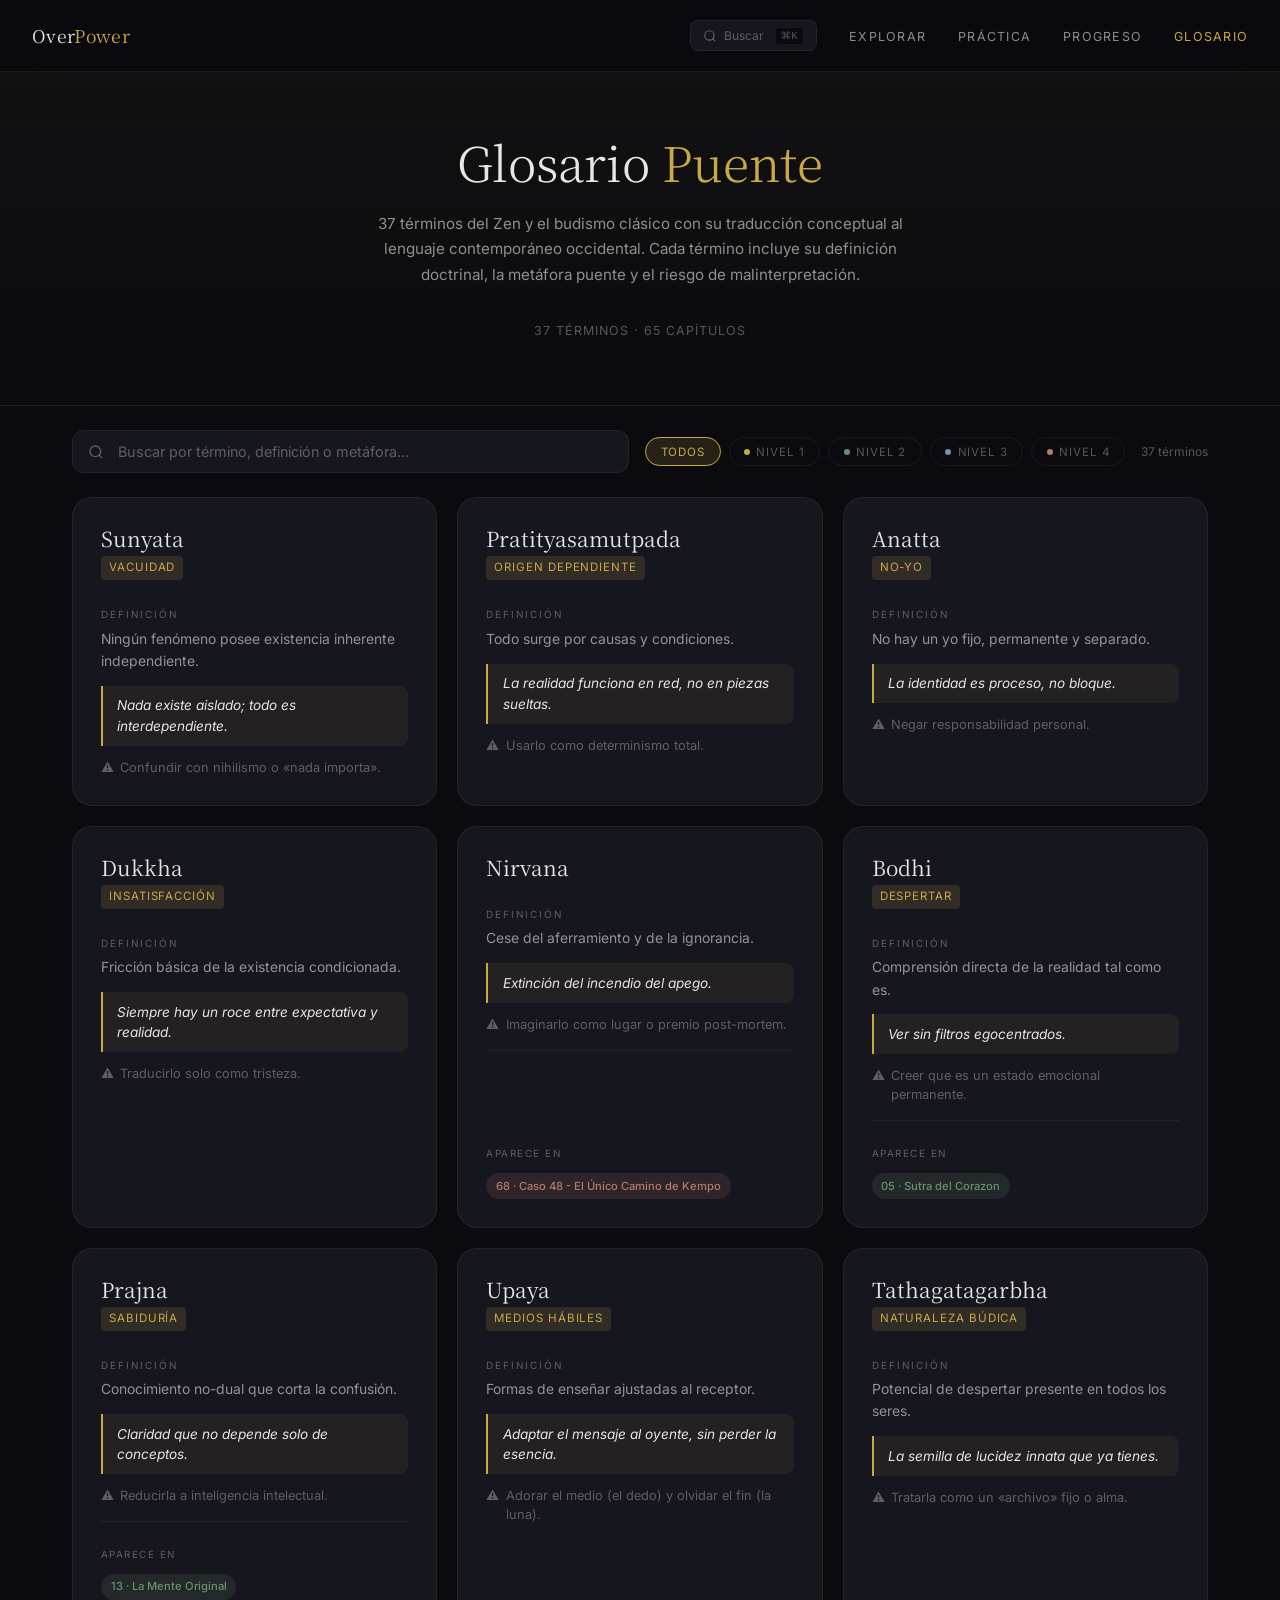
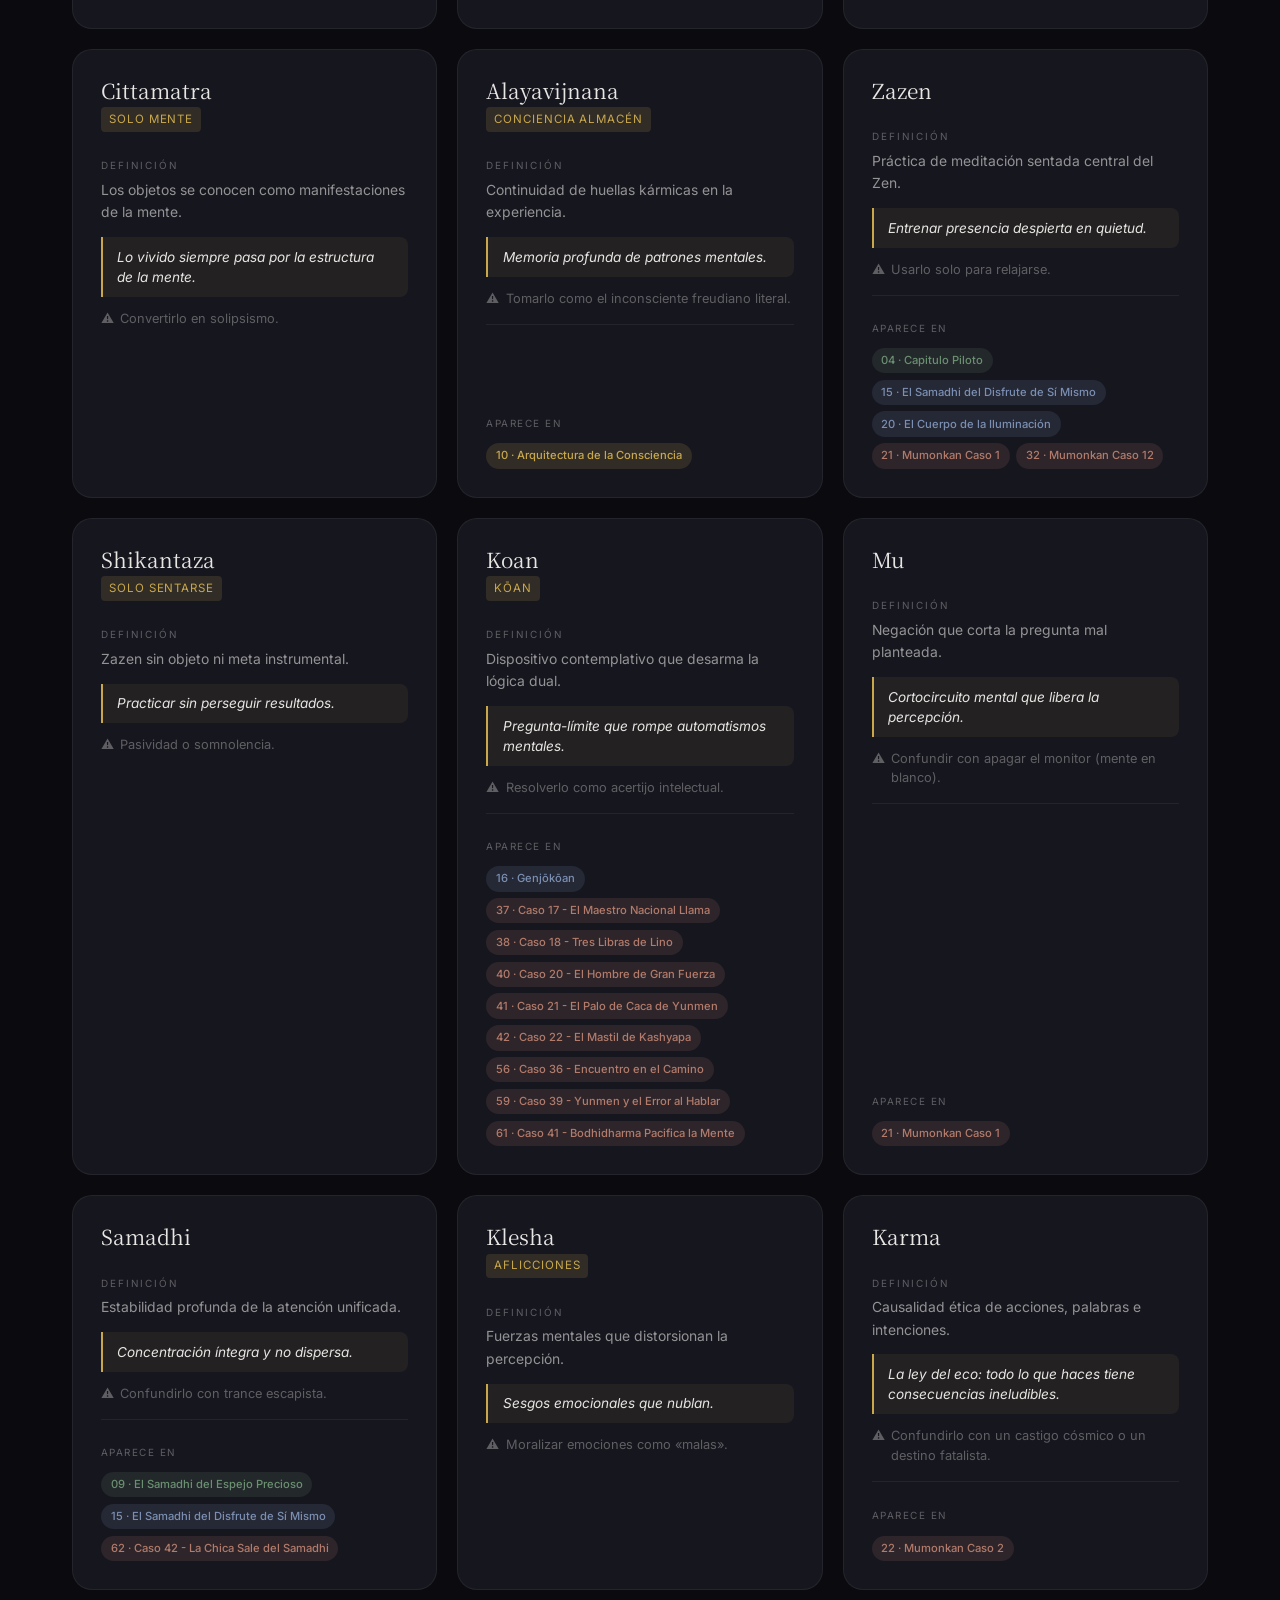
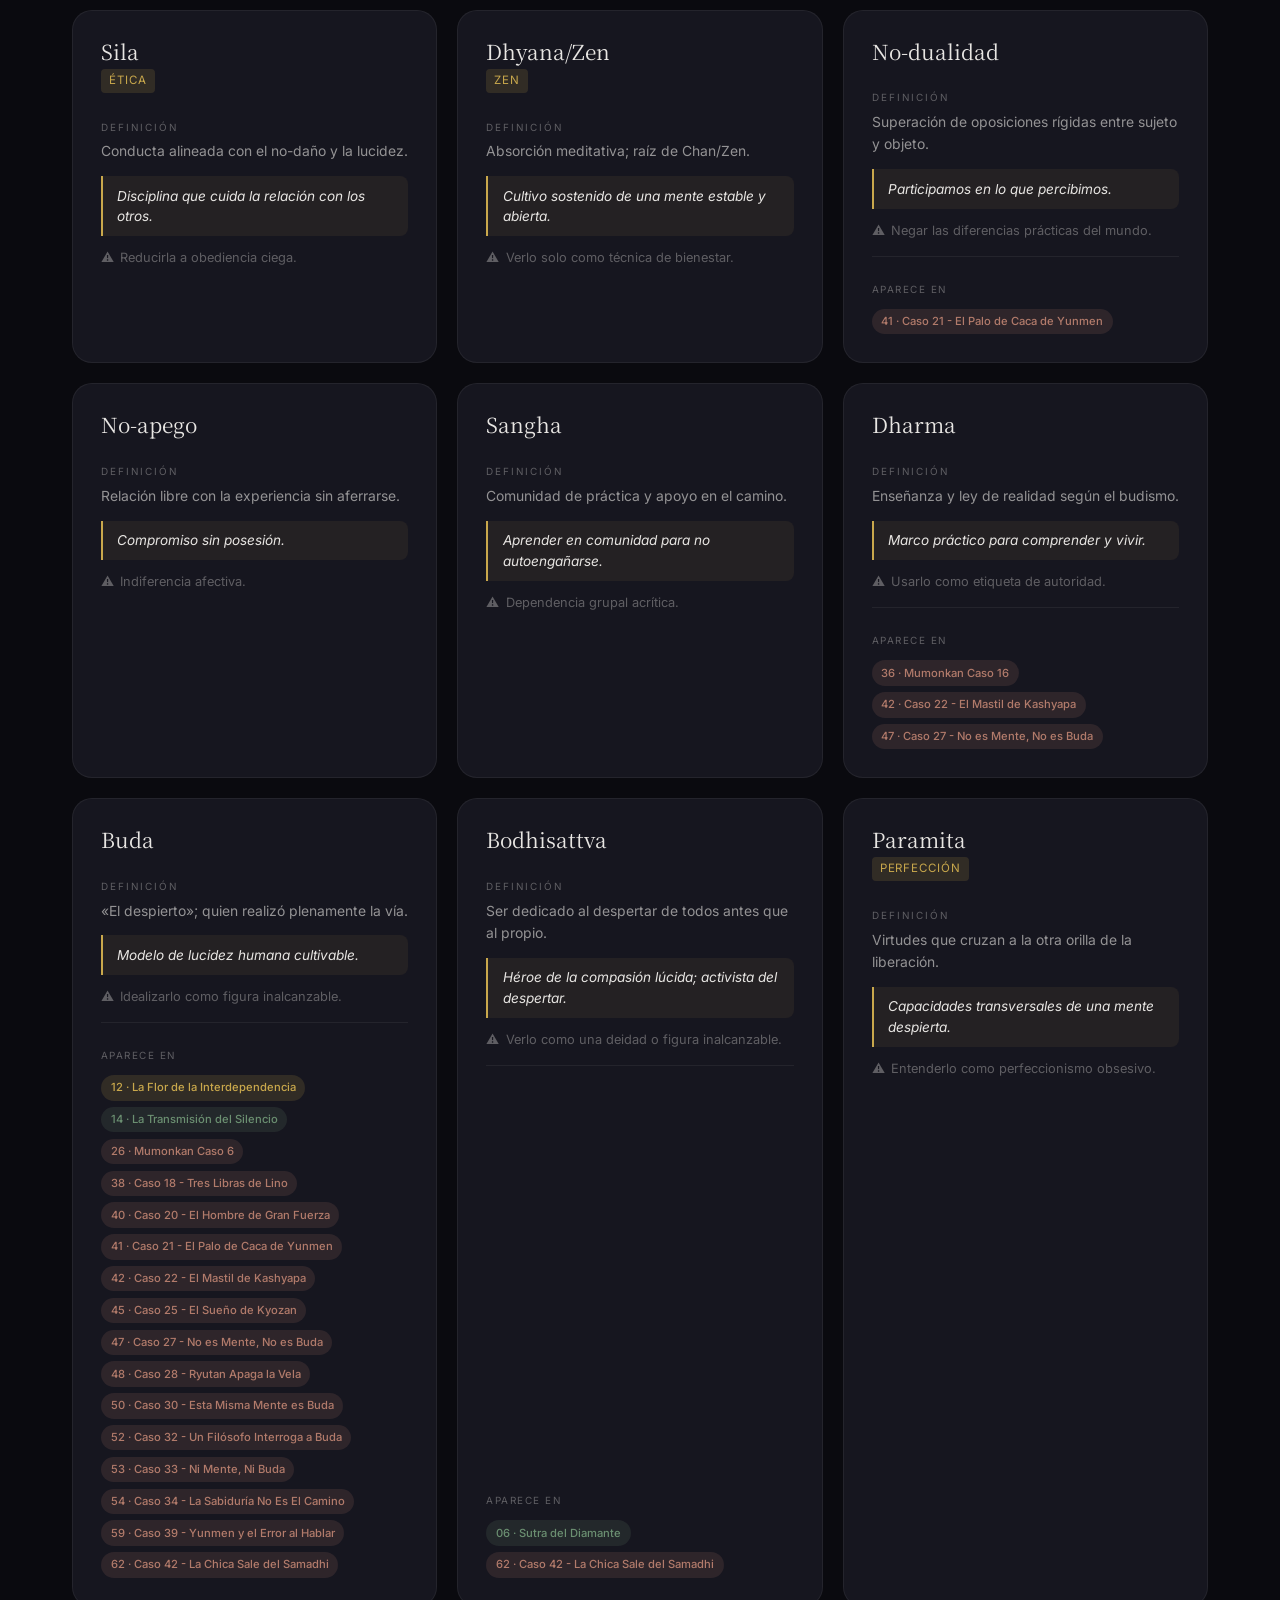
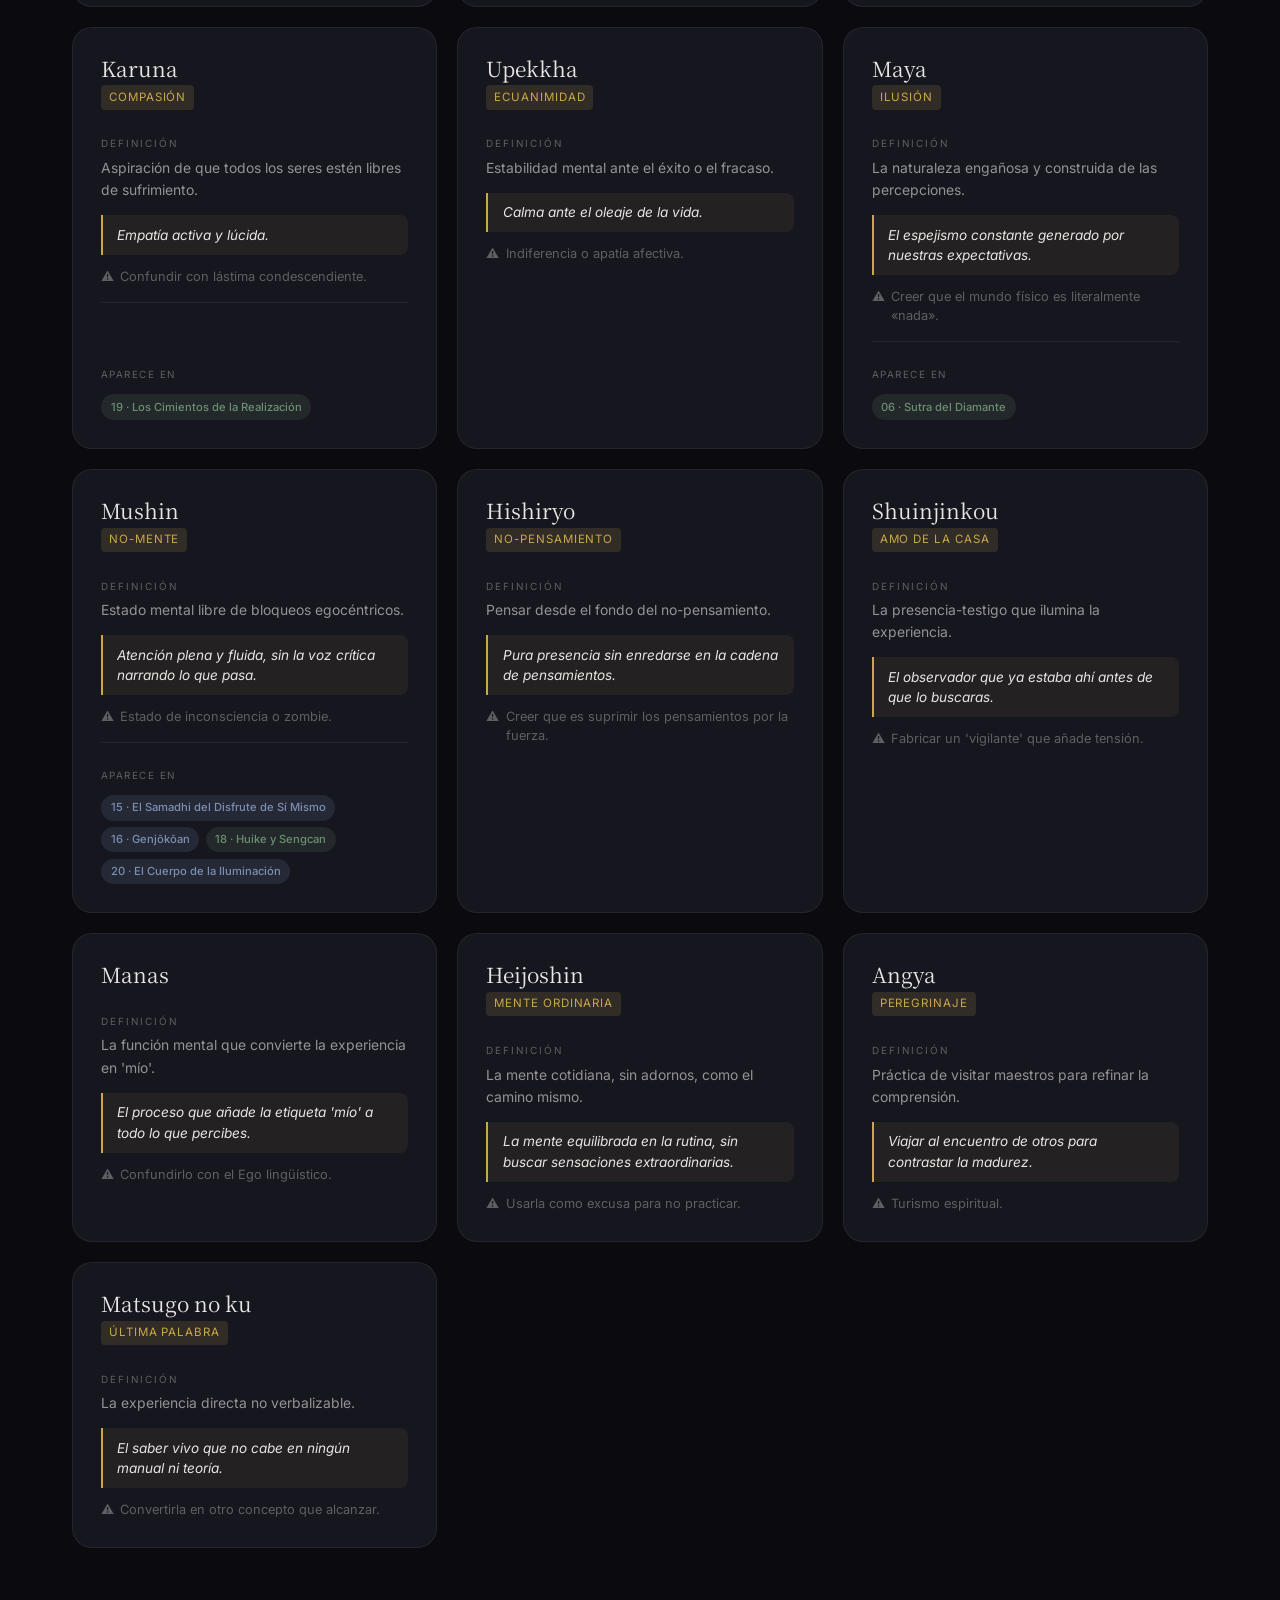
<file: web/glosario.html>
<!DOCTYPE html>
<html lang="es">
<head>
    <meta charset="UTF-8">
    <meta name="viewport" content="width=device-width, initial-scale=1.0">
    <meta name="description" content="Glosario Puente OverPower — 37 términos del Zen clásico con su traducción conceptual al lenguaje contemporáneo occidental.">
    <title>Glosario · OverPower Zen Compendium</title>

    <link rel="preconnect" href="https://fonts.googleapis.com">
    <link rel="preconnect" href="https://fonts.gstatic.com" crossorigin>

    <link rel="stylesheet" href="css/tokens.css">
    <link rel="stylesheet" href="css/glossary.css">
    <link rel="stylesheet" href="css/search.css">
</head>
<body class="glosario-page">

    <!-- NAV -->
    <nav class="nav" id="nav" aria-label="Navegación principal">
        <a href="index.html" class="nav-logo">Over<em>Power</em></a>
        <ul class="nav-links">
            <li class="nav-hide-mobile">
                <button class="nav-search-btn" id="searchTrigger" aria-label="Buscar (Ctrl+K)">
                    <svg width="14" height="14" viewBox="0 0 24 24" fill="none" stroke="currentColor" stroke-width="2" aria-hidden="true">
                        <circle cx="11" cy="11" r="8"/><path d="M21 21l-4.35-4.35"/>
                    </svg>
                    Buscar <span class="srch-hint">⌘K</span>
                </button>
            </li>
            <li class="nav-hide-mobile"><a href="explorar.html">Explorar</a></li>
            <li class="nav-hide-mobile"><a href="practica.html">Práctica</a></li>
            <li class="nav-hide-mobile"><a href="progreso.html">Progreso</a></li>
            <li><a href="glosario.html" class="nav-cta" aria-current="page">Glosario</a></li>
        </ul>
    </nav>

    <!-- ═══════ HERO ═══════ -->
    <div class="glosario-hero">
        <h1>Glosario <em>Puente</em></h1>
        <p>
            37 términos del Zen y el budismo clásico con su traducción conceptual al lenguaje contemporáneo occidental.
            Cada término incluye su definición doctrinal, la metáfora puente y el riesgo de malinterpretación.
        </p>
        <p id="glosarioStats" style="font-size:0.78rem; color:var(--text-tertiary); letter-spacing:0.08em; text-transform:uppercase;"></p>
    </div>

    <!-- ═══════ CONTROLS ═══════ -->
    <div class="glosario-controls" role="search" aria-label="Filtros del glosario">

        <div class="glosario-search-wrap">
            <svg viewBox="0 0 24 24" fill="none" stroke="currentColor" stroke-width="2" aria-hidden="true">
                <circle cx="11" cy="11" r="8"/>
                <path d="M21 21l-4.35-4.35"/>
            </svg>
            <input
                type="search"
                class="glosario-search"
                id="glosarioSearch"
                placeholder="Buscar por término, definición o metáfora…"
                aria-label="Buscar en el glosario"
                autocomplete="off"
                spellcheck="false"
            >
        </div>

        <div class="glosario-filters" id="filterPills" role="group" aria-label="Filtrar por nivel">
            <!-- Built by glossary.js -->
        </div>

        <span class="glosario-count" id="glosarioCount" aria-live="polite"></span>

    </div>

    <!-- ═══════ GRID ═══════ -->
    <div
        class="glosario-grid"
        id="glosarioGrid"
        aria-label="Términos del glosario"
        role="list"
    >
        <!-- Built by glossary.js -->
    </div>

    <script src="js/data.js"></script>
    <script src="js/glossary.js"></script>
</body>
</html>
</file>
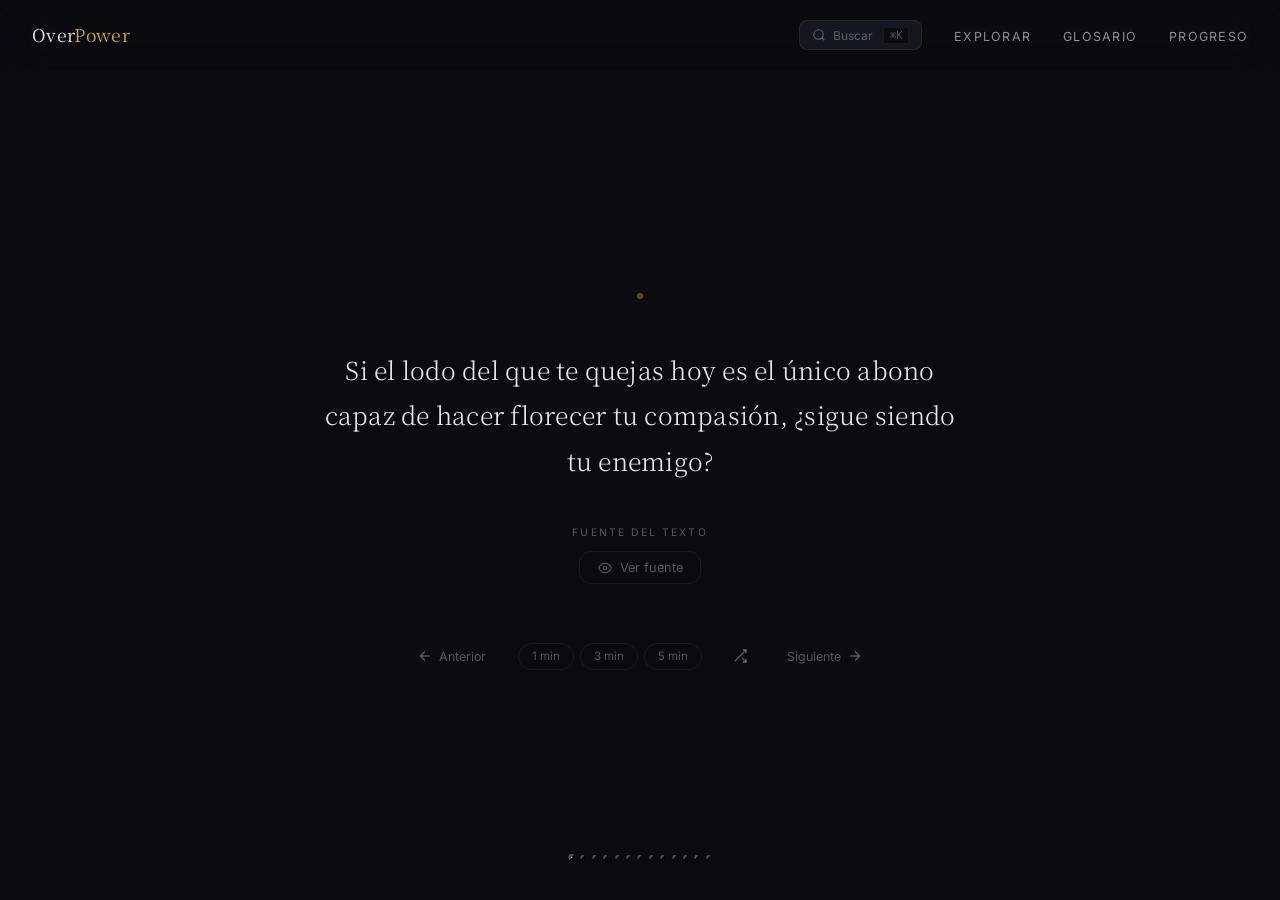
<file: web/practica.html>
<!DOCTYPE html>
<html lang="es">
<head>
    <meta charset="UTF-8">
    <meta name="viewport" content="width=device-width, initial-scale=1.0">
    <meta name="description" content="OverPower Práctica — Un espacio de contemplación con las preguntas de los textos Zen del compendio.">
    <title>Práctica · OverPower Zen Compendium</title>

    <link rel="preconnect" href="https://fonts.googleapis.com">
    <link rel="preconnect" href="https://fonts.gstatic.com" crossorigin>

    <link rel="stylesheet" href="css/tokens.css">
    <link rel="stylesheet" href="css/search.css">
    <link rel="stylesheet" href="css/practica.css">
</head>
<body class="practica-page">

    <!-- NAV (minimal) -->
    <nav class="nav" id="nav" aria-label="Navegación principal">
        <a href="index.html" class="nav-logo">Over<em>Power</em></a>
        <ul class="nav-links">
            <li class="nav-hide-mobile">
                <button class="nav-search-btn" id="searchTrigger" aria-label="Buscar (Ctrl+K)">
                    <svg width="14" height="14" viewBox="0 0 24 24" fill="none" stroke="currentColor" stroke-width="2" aria-hidden="true">
                        <circle cx="11" cy="11" r="8"/><path d="M21 21l-4.35-4.35"/>
                    </svg>
                    Buscar
                    <span class="srch-hint">⌘K</span>
                </button>
            </li>
            <li class="nav-hide-mobile"><a href="explorar.html">Explorar</a></li>
            <li class="nav-hide-mobile"><a href="glosario.html">Glosario</a></li>
            <li><a href="progreso.html">Progreso</a></li>
        </ul>
    </nav>

    <!-- ═══════ MAIN STAGE ═══════ -->
    <main class="practice-stage" role="main" aria-label="Práctica contemplativa">

        <!-- Breath ambient -->
        <div class="breath-ring" aria-hidden="true"></div>

        <!-- Question -->
        <div class="practice-question-wrap">
            <div class="practice-question" id="practiceQuestion" aria-live="polite">
                <!-- Rendered by practica.js -->
            </div>
        </div>

        <!-- Source reveal -->
        <div class="practice-source" id="practiceSource" aria-live="polite">
            <!-- Rendered by practica.js -->
        </div>

        <!-- Controls: prev, timer, next, shuffle -->
        <div class="practice-controls" id="practiceControls">

            <!-- Prev -->
            <button class="practice-nav-btn prev" id="prevQuestion" aria-label="Pregunta anterior">
                <svg class="nav-arrow" width="16" height="16" viewBox="0 0 24 24" fill="none" stroke="currentColor" stroke-width="2" aria-hidden="true">
                    <path d="M19 12H5M12 19l-7-7 7-7"/>
                </svg>
                Anterior
            </button>

            <!-- Timer -->
            <div class="timer-group" role="group" aria-label="Temporizador de meditación">
                <button class="timer-pill" data-mins="1" aria-label="1 minuto">1 min</button>
                <button class="timer-pill" data-mins="3" aria-label="3 minutos">3 min</button>
                <button class="timer-pill" data-mins="5" aria-label="5 minutos">5 min</button>
            </div>

            <!-- Shuffle -->
            <button class="shuffle-btn" id="shuffleBtn" aria-label="Pregunta aleatoria" title="Aleatorio">
                <svg width="16" height="16" viewBox="0 0 24 24" fill="none" stroke="currentColor" stroke-width="2" aria-hidden="true">
                    <polyline points="16 3 21 3 21 8"/><line x1="4" y1="20" x2="21" y2="3"/>
                    <polyline points="21 16 21 21 16 21"/><line x1="15" y1="15" x2="21" y2="21"/>
                </svg>
            </button>

            <!-- Next -->
            <button class="practice-nav-btn next" id="nextQuestion" aria-label="Siguiente pregunta">
                Siguiente
                <svg class="nav-arrow" width="16" height="16" viewBox="0 0 24 24" fill="none" stroke="currentColor" stroke-width="2" aria-hidden="true">
                    <path d="M5 12h14M12 5l7 7-7 7"/>
                </svg>
            </button>

        </div>

    </main>

    <!-- ═══════ TIMER RING (fixed) ═══════ -->
    <div class="timer-display" id="timerDisplay" aria-label="Temporizador activo" aria-live="polite">
        <div class="timer-ring-wrap" title="Haz clic para detener">
            <svg class="timer-svg" width="80" height="80" viewBox="0 0 80 80" aria-hidden="true">
                <circle class="timer-track" cx="40" cy="40" r="35"/>
                <circle class="timer-arc" id="timerArc" cx="40" cy="40" r="35"/>
            </svg>
            <div class="timer-center-text" id="timerCenterText">00:00</div>
        </div>
        <button class="timer-stop-btn" id="timerStop" aria-label="Detener temporizador">Detener</button>
    </div>

    <!-- ═══════ PROGRESS DOTS (fixed) ═══════ -->
    <nav class="practice-dots" id="practiceDots" aria-label="Progreso de preguntas">
        <!-- Built by practica.js -->
    </nav>

    <script src="js/data.js"></script>
    <script src="js/search.js"></script>
    <script src="js/practica.js"></script>
</body>
</html>
</file>
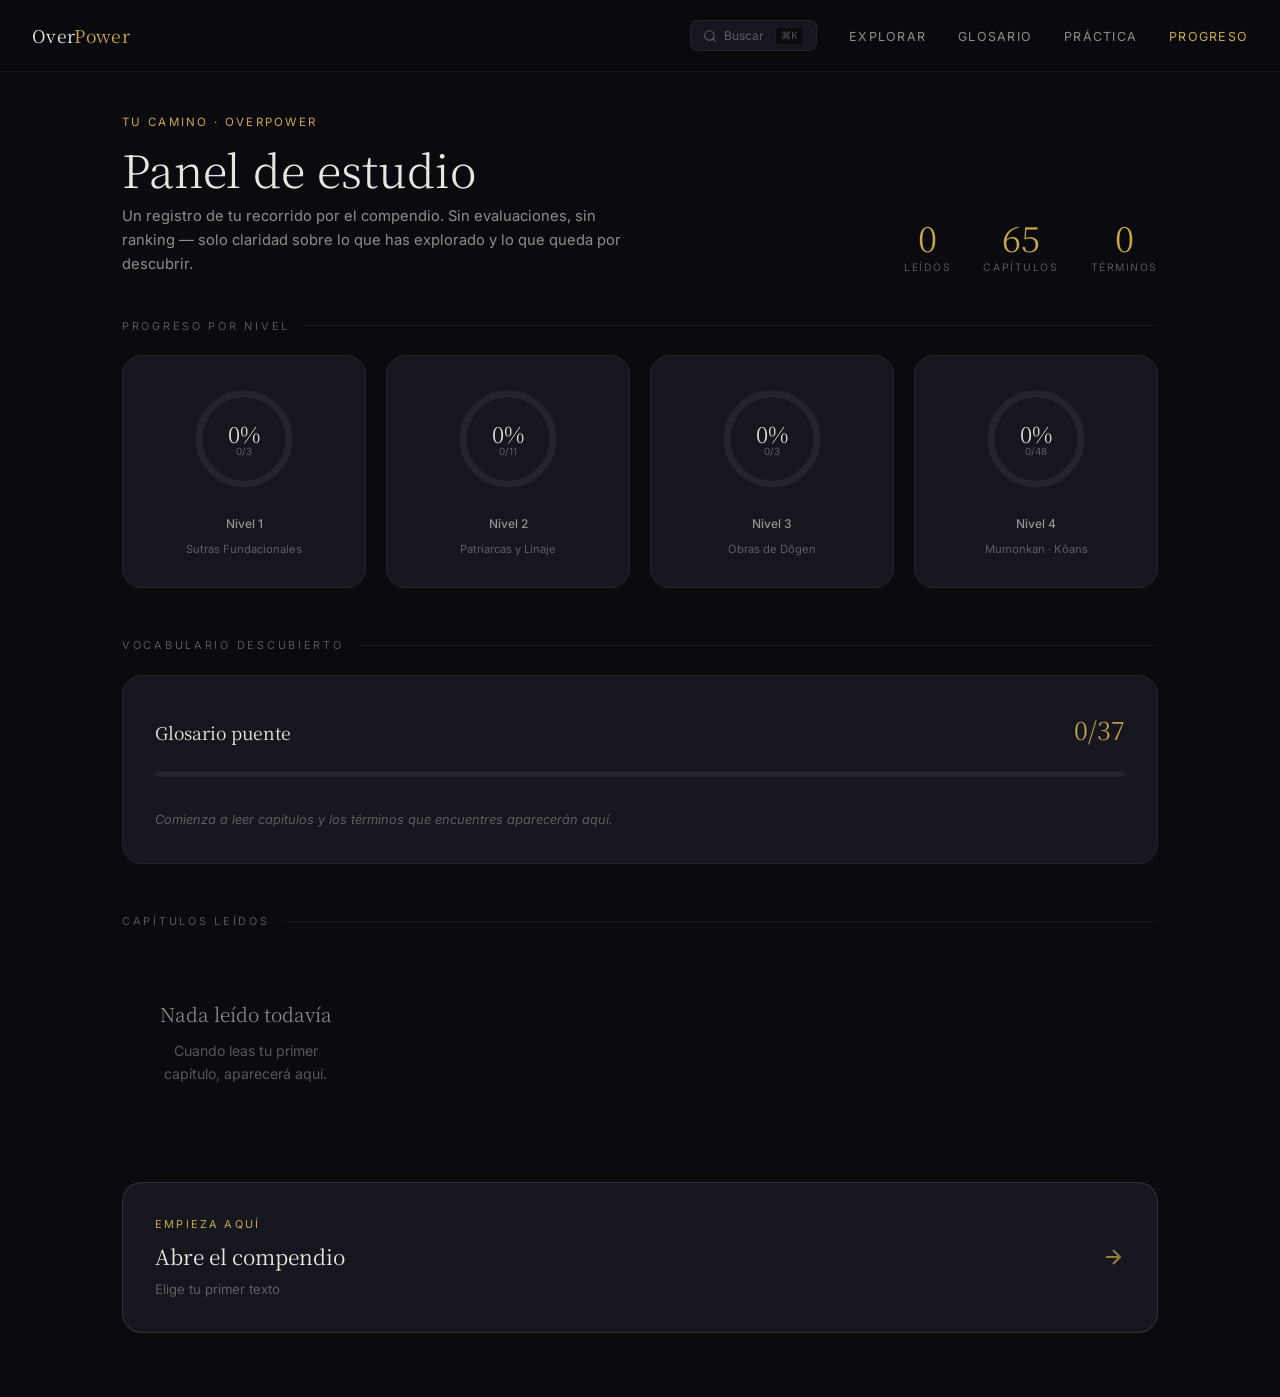
<file: web/progreso.html>
<!DOCTYPE html>
<html lang="es">
<head>
    <meta charset="UTF-8">
    <meta name="viewport" content="width=device-width, initial-scale=1.0">
    <meta name="description" content="OverPower — Tu progreso en el compendio Zen. Capítulos leídos, términos descubiertos y camino por recorrer.">
    <title>Progreso · OverPower Zen Compendium</title>

    <link rel="preconnect" href="https://fonts.googleapis.com">
    <link rel="preconnect" href="https://fonts.gstatic.com" crossorigin>

    <link rel="stylesheet" href="css/tokens.css">
    <link rel="stylesheet" href="css/progreso.css">
    <link rel="stylesheet" href="css/search.css">
</head>
<body class="progreso-page">

    <!-- NAV -->
    <nav class="nav" id="nav" aria-label="Navegación principal">
        <a href="index.html" class="nav-logo">Over<em>Power</em></a>
        <ul class="nav-links">
            <li class="nav-hide-mobile">
                <button class="nav-search-btn" id="searchTrigger" aria-label="Buscar (Ctrl+K)">
                    <svg width="14" height="14" viewBox="0 0 24 24" fill="none" stroke="currentColor" stroke-width="2" aria-hidden="true">
                        <circle cx="11" cy="11" r="8"/><path d="M21 21l-4.35-4.35"/>
                    </svg>
                    Buscar <span class="srch-hint">⌘K</span>
                </button>
            </li>
            <li class="nav-hide-mobile"><a href="explorar.html">Explorar</a></li>
            <li class="nav-hide-mobile"><a href="glosario.html">Glosario</a></li>
            <li class="nav-hide-mobile"><a href="practica.html">Práctica</a></li>
            <li><a href="progreso.html" class="nav-cta" aria-current="page">Progreso</a></li>
        </ul>
    </nav>

    <!-- ═══════ HERO ═══════ -->
    <div class="progreso-hero">
        <div>
            <p class="progreso-greeting">Tu camino · OverPower</p>
            <h1 class="progreso-title">Panel de estudio</h1>
            <p class="progreso-subtitle">
                Un registro de tu recorrido por el compendio. Sin evaluaciones, sin ranking — solo claridad sobre lo que has explorado y lo que queda por descubrir.
            </p>
        </div>
        <div class="global-stats" role="list" aria-label="Estadísticas globales">
            <div class="gstat" role="listitem">
                <span class="gstat-value" id="statRead">0</span>
                <span class="gstat-label">Leídos</span>
            </div>
            <div class="gstat" role="listitem">
                <span class="gstat-value" id="statTotal">–</span>
                <span class="gstat-label">Capítulos</span>
            </div>
            <div class="gstat" role="listitem">
                <span class="gstat-value" id="statTerms">0</span>
                <span class="gstat-label">Términos</span>
            </div>
        </div>
    </div>

    <!-- ═══════ LEVEL RINGS ═══════ -->
    <div class="progreso-section">
        <p class="section-label-small">Progreso por nivel</p>
        <div class="rings-grid" id="ringsGrid" aria-label="Progreso por nivel">
            <!-- Built by progreso.js -->
        </div>
    </div>

    <!-- ═══════ VOCABULARY METER ═══════ -->
    <div class="progreso-section">
        <p class="section-label-small">Vocabulario descubierto</p>
        <div class="vocab-card">
            <div class="vocab-header">
                <h2 class="vocab-title">Glosario puente</h2>
                <span class="vocab-fraction" aria-label="Términos descubiertos">
                    <span id="vocabFound">0</span>/<span id="vocabTotal">37</span>
                </span>
            </div>
            <div class="vocab-bar-wrap" role="progressbar" aria-valuenow="0" aria-valuemin="0" aria-valuemax="37">
                <div class="vocab-bar" id="vocabBar"></div>
            </div>
            <div class="vocab-terms" id="vocabTags">
                <!-- Built by progreso.js -->
            </div>
        </div>
    </div>

    <!-- ═══════ RECENTLY READ ═══════ -->
    <div class="progreso-section">
        <p class="section-label-small">Capítulos leídos</p>
        <div class="recently-grid" id="recentlyGrid" role="list" aria-label="Capítulos leídos recientemente">
            <!-- Built by progreso.js -->
        </div>
    </div>

    <!-- ═══════ CONTINUE BANNER ═══════ -->
    <div class="continue-banner">
        <div id="continueBanner">
            <!-- Built by progreso.js -->
        </div>
    </div>

    <script src="js/data.js"></script>
    <script src="js/progreso.js"></script>
    <script src="js/search.js"></script>
</body>
</html>
</file>
<file: web/css/tokens.css>
/* ═══════════════════════════════════════
   OVERPOWER · DESIGN TOKENS
   Design system shared across all pages
═══════════════════════════════════════ */

@import url('https://fonts.googleapis.com/css2?family=Inter:wght@300;400;500;600;700&family=Noto+Serif+JP:wght@300;400;600&display=swap');

:root {
    /* Backgrounds */
    --bg-deep:          #0a0a0f;
    --bg-surface:       #111118;
    --bg-card:          #16161f;
    --bg-card-hover:    #1c1c28;
    --bg-overlay:       rgba(10, 10, 15, 0.96);

    /* Borders */
    --border-subtle:    rgba(255, 255, 255, 0.06);
    --border-accent:    rgba(255, 255, 255, 0.12);

    /* Text */
    --text-primary:     #e8e6e3;
    --text-secondary:   rgba(232, 230, 227, 0.60);
    --text-tertiary:    rgba(232, 230, 227, 0.35);

    /* Accent — Gold (Nivel 1) */
    --accent-gold:      #c9a84c;
    --accent-gold-dim:  rgba(201, 168, 76, 0.15);
    --accent-gold-glow: rgba(201, 168, 76, 0.08);

    /* Accent — Sage (Nivel 2) */
    --accent-sage:      #6b8f71;
    --accent-sage-dim:  rgba(107, 143, 113, 0.15);

    /* Accent — Ink (Nivel 3) */
    --accent-ink:       #7b8fb2;
    --accent-ink-dim:   rgba(123, 143, 178, 0.15);

    /* Accent — Ember (Nivel 4) */
    --accent-ember:     #b27b6b;
    --accent-ember-dim: rgba(178, 123, 107, 0.15);

    /* Typography */
    --font-body:        'Inter', -apple-system, sans-serif;
    --font-display:     'Noto Serif JP', serif;

    /* Radius */
    --radius-sm:        8px;
    --radius-md:        12px;
    --radius-lg:        20px;

    /* Shadow */
    --shadow-card:      0 2px 20px rgba(0,0,0,0.3), 0 0 1px rgba(255,255,255,0.05);
    --shadow-hover:     0 8px 40px rgba(0,0,0,0.5), 0 0 1px rgba(255,255,255,0.08);

    /* Transitions */
    --transition-smooth: 0.4s cubic-bezier(0.25, 0.46, 0.45, 0.94);
    --transition-fast:   0.2s ease;
}

/* ─── RESET ─── */
*, *::before, *::after {
    margin: 0;
    padding: 0;
    box-sizing: border-box;
}

html {
    scroll-behavior: smooth;
    font-size: 16px;
}

body {
    font-family: var(--font-body);
    background: var(--bg-deep);
    color: var(--text-primary);
    line-height: 1.7;
    -webkit-font-smoothing: antialiased;
    -moz-osx-font-smoothing: grayscale;
    overflow-x: hidden;
}

/* ─── TYPOGRAPHY UTILITIES ─── */
.font-display   { font-family: var(--font-display); }
.text-gold      { color: var(--accent-gold); }
.text-secondary { color: var(--text-secondary); }
.text-tertiary  { color: var(--text-tertiary); }

.label {
    font-size: 0.70rem;
    letter-spacing: 0.25em;
    text-transform: uppercase;
    color: var(--accent-gold);
}

/* ─── ANIMATIONS ─── */
@keyframes fadeUp {
    from { opacity: 0; transform: translateY(20px); }
    to   { opacity: 1; transform: translateY(0); }
}

@keyframes fadeIn {
    from { opacity: 0; }
    to   { opacity: 1; }
}

@keyframes pulse-glow {
    0%, 100% { opacity: 0.4; transform: translate(-50%, -50%) scale(1); }
    50%       { opacity: 0.7; transform: translate(-50%, -50%) scale(1.15); }
}

/* ─── REVEAL (IntersectionObserver) ─── */
.reveal {
    opacity: 0;
    transform: translateY(30px);
    transition: opacity 0.8s ease, transform 0.8s ease;
}
.reveal.visible {
    opacity: 1;
    transform: translateY(0);
}

/* ─── SHARED SECTION WRAPPER ─── */
.section {
    max-width: 1200px;
    margin: 0 auto;
    padding: 6rem 2rem;
}

.section-header {
    text-align: center;
    margin-bottom: 4rem;
}

.section-tag {
    font-size: 0.70rem;
    letter-spacing: 0.30em;
    text-transform: uppercase;
    color: var(--accent-gold);
    margin-bottom: 1rem;
}

.section-title {
    font-family: var(--font-display);
    font-size: clamp(1.8rem, 3.5vw, 2.8rem);
    font-weight: 300;
    line-height: 1.3;
    margin-bottom: 1rem;
}

.section-desc {
    font-size: 1rem;
    color: var(--text-secondary);
    max-width: 620px;
    margin: 0 auto;
    font-weight: 300;
}

/* ─── SHARED NAV ─── */
.nav {
    position: fixed;
    top: 0; left: 0; right: 0;
    z-index: 200;
    padding: 1.25rem 2rem;
    display: flex;
    align-items: center;
    justify-content: space-between;
    background: rgba(10, 10, 15, 0.85);
    backdrop-filter: blur(24px);
    -webkit-backdrop-filter: blur(24px);
    border-bottom: 1px solid var(--border-subtle);
}

.nav-logo {
    font-family: var(--font-display);
    font-size: 1.1rem;
    font-weight: 400;
    color: var(--text-primary);
    text-decoration: none;
    letter-spacing: 0.02em;
}
.nav-logo em { font-style: normal; color: var(--accent-gold); }

.nav-links {
    display: flex;
    align-items: center;
    gap: 2rem;
    list-style: none;
}

.nav-links a, .nav-link-btn {
    font-size: 0.78rem;
    letter-spacing: 0.10em;
    text-transform: uppercase;
    color: var(--text-secondary);
    text-decoration: none;
    border: none;
    background: none;
    cursor: pointer;
    font-family: var(--font-body);
    transition: color var(--transition-fast);
    padding: 0;
}
.nav-links a:hover,
.nav-link-btn:hover { color: var(--accent-gold); }

.nav-cta {
    padding: 0.5rem 1.25rem;
    border: 1px solid var(--accent-gold);
    border-radius: 100px;
    color: var(--accent-gold) !important;
    transition: background var(--transition-fast), color var(--transition-fast) !important;
}
.nav-cta:hover {
    background: var(--accent-gold) !important;
    color: var(--bg-deep) !important;
}

/* ─── SHARED FOOTER ─── */
.footer {
    border-top: 1px solid var(--border-subtle);
    padding: 3rem 2rem;
    text-align: center;
}
.footer-logo {
    font-family: var(--font-display);
    font-size: 1.1rem;
    margin-bottom: 0.5rem;
}
.footer-logo em { font-style: normal; color: var(--accent-gold); }
.footer-quote {
    font-size: 0.85rem;
    color: var(--text-tertiary);
    font-style: italic;
    margin-bottom: 0.75rem;
    max-width: 480px;
    margin-left: auto;
    margin-right: auto;
}
.footer-text {
    font-size: 0.75rem;
    color: var(--text-tertiary);
}

/* ─── AUTHOR PROFILE (LA HUELLA) ─── */
.author-profile {
    margin-top: 3rem;
    padding-top: 2rem;
    border-top: 1px solid var(--border-subtle);
    display: flex;
    flex-direction: column;
    align-items: center;
    gap: 1.5rem;
}

.author-info {
    text-align: center;
}

.author-name {
    font-family: var(--font-display);
    font-size: 1.2rem;
    font-weight: 400;
    margin-bottom: 0.2rem;
    color: var(--text-primary);
}

.author-title {
    font-size: 0.65rem;
    letter-spacing: 0.2em;
    text-transform: uppercase;
    color: var(--accent-gold);
    font-weight: 600;
}

.author-quote {
    font-size: 0.9rem;
    color: var(--text-secondary);
    font-style: italic;
    max-width: 500px;
    margin: 1rem auto;
    line-height: 1.6;
}

.author-socials {
    display: flex;
    gap: 1.5rem;
    margin-bottom: 1rem;
}

.author-socials a {
    color: var(--text-tertiary);
    transition: color var(--transition-fast), transform var(--transition-fast);
}

.author-socials a:hover {
    color: var(--accent-gold);
    transform: translateY(-2px);
}

.kofi-button {
    display: inline-flex;
    align-items: center;
    gap: 0.5rem;
    background: #29abe0;
    color: white !important;
    padding: 0.6rem 1.2rem;
    border-radius: 100px;
    text-decoration: none;
    font-size: 0.85rem;
    font-weight: 600;
    transition: transform var(--transition-fast), box-shadow var(--transition-fast);
}

.kofi-button:hover {
    transform: translateY(-2px);
    box-shadow: 0 4px 15px rgba(41, 171, 224, 0.3);
}

.kofi-button img {
    height: 18px;
}

/* ─── RESPONSIVE ─── */
@media (max-width: 768px) {
    .section { padding: 4rem 1.25rem; }
    .nav-links .nav-hide-mobile { display: none; }
}
</file>
<file: web/css/glossary.css>
/* ═══════════════════════════════════════
   OVERPOWER · GLOSSARY PAGE + TOOLTIP STYLES
═══════════════════════════════════════ */

/* ─── GLOSSARY PAGE LAYOUT ─── */
.glosario-page {
    padding-top: 65px;
    min-height: 100vh;
}

/* ─── GLOSARIO HERO ─── */
.glosario-hero {
    padding: 3.5rem 2rem 2rem;
    text-align: center;
    border-bottom: 1px solid var(--border-subtle);
    background: linear-gradient(to bottom, rgba(201, 168, 76, 0.04), transparent);
}

.glosario-hero h1 {
    font-family: var(--font-display);
    font-size: clamp(2rem, 4vw, 3rem);
    font-weight: 300;
    margin-bottom: 0.5rem;
}

.glosario-hero h1 em {
    font-style: normal;
    color: var(--accent-gold);
}

.glosario-hero p {
    font-size: 0.95rem;
    color: var(--text-secondary);
    max-width: 540px;
    margin: 0 auto 2rem;
    line-height: 1.7;
}

/* ─── CONTROLS BAR ─── */
.glosario-controls {
    max-width: 1200px;
    margin: 0 auto;
    padding: 1.5rem 2rem;
    display: flex;
    gap: 1rem;
    align-items: center;
    flex-wrap: wrap;
}

.glosario-search-wrap {
    position: relative;
    flex: 1;
    min-width: 200px;
}

.glosario-search-wrap svg {
    position: absolute;
    left: 1rem;
    top: 50%;
    transform: translateY(-50%);
    color: var(--text-tertiary);
    width: 16px; height: 16px;
    pointer-events: none;
}

.glosario-search {
    width: 100%;
    background: var(--bg-card);
    border: 1px solid var(--border-subtle);
    border-radius: var(--radius-md);
    color: var(--text-primary);
    font-family: var(--font-body);
    font-size: 0.9rem;
    padding: 0.75rem 1rem 0.75rem 2.8rem;
    outline: none;
    transition: border-color var(--transition-fast);
}
.glosario-search::placeholder { color: var(--text-tertiary); }
.glosario-search:focus { border-color: var(--accent-gold); }

/* Level filter pills */
.glosario-filters {
    display: flex;
    gap: 0.5rem;
    flex-wrap: wrap;
}

.filter-pill {
    padding: 0.4rem 0.9rem;
    border-radius: 100px;
    border: 1px solid var(--border-subtle);
    background: none;
    color: var(--text-tertiary);
    font-family: var(--font-body);
    font-size: 0.72rem;
    letter-spacing: 0.08em;
    text-transform: uppercase;
    cursor: pointer;
    transition: all var(--transition-fast);
    display: flex;
    align-items: center;
    gap: 0.4rem;
}
.filter-pill:hover { border-color: var(--border-accent); color: var(--text-secondary); }
.filter-pill.active {
    background: var(--accent-gold-dim);
    border-color: var(--accent-gold);
    color: var(--accent-gold);
}
.filter-pill .pill-dot {
    width: 6px; height: 6px;
    border-radius: 50%;
}

/* Counter */
.glosario-count {
    font-size: 0.75rem;
    color: var(--text-tertiary);
    white-space: nowrap;
    margin-left: auto;
}

/* ─── GLOSSARY GRID ─── */
.glosario-grid {
    max-width: 1200px;
    margin: 0 auto;
    padding: 0 2rem 5rem;
    display: grid;
    grid-template-columns: repeat(auto-fill, minmax(320px, 1fr));
    gap: 1.25rem;
}

/* ─── TERM CARD ─── */
.gterm-card {
    background: var(--bg-card);
    border: 1px solid var(--border-subtle);
    border-radius: var(--radius-lg);
    padding: 1.75rem;
    transition: var(--transition-smooth);
    position: relative;
    overflow: hidden;
    display: flex;
    flex-direction: column;
    gap: 0;
}

.gterm-card::before {
    content: '';
    position: absolute;
    top: 0; left: 0; right: 0;
    height: 2px;
    background: var(--accent-gold);
    transform: scaleX(0);
    transform-origin: left;
    transition: transform 0.35s cubic-bezier(0.25, 0.46, 0.45, 0.94);
}
.gterm-card:hover {
    border-color: var(--border-accent);
    background: var(--bg-card-hover);
    transform: translateY(-2px);
    box-shadow: var(--shadow-card);
}
.gterm-card:hover::before { transform: scaleX(1); }

.gterm-card[style*="--level-color"] { --card-color: var(--level-color, var(--accent-gold)); }

/* Term header */
.gterm-header {
    display: flex;
    align-items: flex-start;
    justify-content: space-between;
    gap: 0.5rem;
    margin-bottom: 0.75rem;
}

.gterm-name {
    font-family: var(--font-display);
    font-size: 1.3rem;
    font-weight: 400;
    color: var(--text-primary);
    line-height: 1.2;
}

.gterm-alt {
    display: inline-block;
    font-size: 0.72rem;
    letter-spacing: 0.08em;
    text-transform: uppercase;
    color: var(--accent-gold);
    background: var(--accent-gold-dim);
    padding: 0.15rem 0.5rem;
    border-radius: 4px;
    white-space: nowrap;
    margin-top: 0.3rem;
}

/* Sections */
.gterm-section {
    margin-top: 0.85rem;
}
.gterm-section-label {
    font-size: 0.62rem;
    letter-spacing: 0.20em;
    text-transform: uppercase;
    color: var(--text-tertiary);
    margin-bottom: 0.3rem;
}
.gterm-section-text {
    font-size: 0.87rem;
    line-height: 1.6;
    color: var(--text-secondary);
}

/* Bridge translation */
.gterm-bridge {
    margin-top: 0.85rem;
    padding: 0.6rem 0.9rem;
    background: var(--accent-gold-glow);
    border-left: 2px solid var(--accent-gold);
    border-radius: 0 var(--radius-sm) var(--radius-sm) 0;
    font-size: 0.85rem;
    color: var(--text-primary);
    font-style: italic;
    line-height: 1.5;
}

/* Risk */
.gterm-risk {
    margin-top: 0.75rem;
    display: flex;
    gap: 0.4rem;
    font-size: 0.80rem;
    color: var(--text-tertiary);
    line-height: 1.5;
}
.gterm-risk-icon { flex-shrink: 0; }

/* Divider */
.gterm-divider {
    width: 100%;
    height: 1px;
    background: var(--border-subtle);
    margin: 1rem 0;
}

/* Chapter pills */
.gterm-chapters {
    display: flex;
    flex-wrap: wrap;
    gap: 0.4rem;
    margin-top: auto;
    padding-top: 0.5rem;
}
.gterm-chapters-label {
    font-size: 0.62rem;
    letter-spacing: 0.15em;
    text-transform: uppercase;
    color: var(--text-tertiary);
    width: 100%;
    margin-bottom: 0.3rem;
}
.chapter-pill {
    padding: 0.2rem 0.6rem;
    border-radius: 100px;
    font-size: 0.70rem;
    font-weight: 500;
    text-decoration: none;
    cursor: pointer;
    transition: opacity 0.2s;
    border: none;
    font-family: var(--font-body);
}
.chapter-pill:hover { opacity: 0.8; }
.chapter-pill[data-level="1"] { background: var(--accent-gold-dim);  color: var(--accent-gold); }
.chapter-pill[data-level="2"] { background: var(--accent-sage-dim);  color: var(--accent-sage); }
.chapter-pill[data-level="3"] { background: var(--accent-ink-dim);   color: var(--accent-ink); }
.chapter-pill[data-level="4"] { background: var(--accent-ember-dim); color: var(--accent-ember); }

/* Empty state */
.glosario-empty {
    grid-column: 1 / -1;
    text-align: center;
    padding: 4rem 2rem;
    color: var(--text-tertiary);
}
.glosario-empty p { font-size: 0.9rem; }


/* ═══════════════════════════════════════
   TOOLTIP SYSTEM (used in reader)
═══════════════════════════════════════ */

.gloss-term {
    position: relative;
    color: var(--accent-gold);
    text-decoration: underline;
    text-decoration-style: dotted;
    text-underline-offset: 3px;
    text-decoration-color: rgba(201, 168, 76, 0.5);
    cursor: help;
    display: inline;
}

.gloss-tooltip {
    position: absolute;
    bottom: calc(100% + 10px);
    left: 50%;
    transform: translateX(-50%) translateY(6px);
    width: 270px;
    background: var(--bg-card);
    border: 1px solid var(--border-accent);
    border-radius: var(--radius-md);
    padding: 1rem 1.1rem;
    box-shadow: 0 8px 40px rgba(0,0,0,0.6), 0 0 0 1px rgba(255,255,255,0.03);
    opacity: 0;
    pointer-events: none;
    transition: opacity 0.18s ease, transform 0.18s ease;
    z-index: 500;
    text-align: left;
    font-style: normal;
    display: block;
}
/* Pointer arrow */
.gloss-tooltip::after {
    content: '';
    position: absolute;
    top: 100%;
    left: 50%;
    transform: translateX(-50%);
    border: 6px solid transparent;
    border-top-color: var(--border-accent);
}

/* Show on hover + focus */
.gloss-term:hover      .gloss-tooltip,
.gloss-term:focus-within .gloss-tooltip {
    opacity: 1;
    transform: translateX(-50%) translateY(0);
    pointer-events: auto;
}

/* Tooltip internals */
.gt-name {
    display: block;
    font-family: var(--font-display);
    font-size: 1rem;
    font-weight: 400;
    color: var(--text-primary);
    margin-bottom: 0.1rem;
}

.gt-alt {
    display: inline-block;
    font-size: 0.65rem;
    letter-spacing: 0.10em;
    text-transform: uppercase;
    color: var(--accent-gold);
    margin-bottom: 0.6rem;
    font-style: normal;
}

.gt-def {
    font-size: 0.80rem;
    color: var(--text-secondary);
    line-height: 1.55;
    margin-bottom: 0.5rem;
    font-family: var(--font-body);
    font-style: normal;
    font-weight: 400;
}

.gt-bridge {
    font-size: 0.78rem;
    color: var(--accent-gold);
    font-style: italic;
    line-height: 1.45;
    padding: 0.35rem 0.6rem;
    background: var(--accent-gold-glow);
    border-radius: var(--radius-sm);
    display: block;
    font-family: var(--font-body);
    font-weight: 400;
}

.gt-link {
    display: inline-block;
    margin-top: 0.6rem;
    font-size: 0.68rem;
    letter-spacing: 0.08em;
    text-transform: uppercase;
    color: var(--text-tertiary);
    text-decoration: none;
    transition: color 0.2s;
}
.gt-link:hover { color: var(--accent-gold); }

/* Ensure tooltips near top of screen open downward */
.gloss-term.tooltip-below .gloss-tooltip {
    bottom: auto;
    top: calc(100% + 10px);
    transform: translateX(-50%) translateY(-6px);
}
.gloss-term.tooltip-below:hover .gloss-tooltip,
.gloss-term.tooltip-below:focus-within .gloss-tooltip {
    transform: translateX(-50%) translateY(0);
}
.gloss-term.tooltip-below .gloss-tooltip::after {
    bottom: 100%; top: auto;
    border-top-color: transparent;
    border-bottom-color: var(--border-accent);
}

/* ─── RESPONSIVE ─── */
@media (max-width: 768px) {
    .glosario-grid { grid-template-columns: 1fr; padding: 0 1.25rem 4rem; }
    .glosario-controls { padding: 1rem 1.25rem; }
    .glosario-hero { padding: 2.5rem 1.25rem 1.5rem; }
    
    /* Tooltip: on mobile show below */
    .gloss-tooltip {
        width: 230px;
        font-size: 0.85rem;
    }
}
</file>
<file: web/css/search.css>
/* ═══════════════════════════════════════
   OVERPOWER · GLOBAL SEARCH MODAL
═══════════════════════════════════════ */

/* ─── SEARCH TRIGGER BUTTON (in nav) ─── */
.nav-search-btn {
    display: flex;
    align-items: center;
    gap: 0.45rem;
    padding: 0.35rem 0.75rem;
    border: 1px solid var(--border-subtle);
    border-radius: var(--radius-sm);
    background: var(--bg-card);
    color: var(--text-tertiary);
    font-family: var(--font-body);
    font-size: 0.75rem;
    cursor: pointer;
    transition: all var(--transition-fast);
}
.nav-search-btn:hover {
    border-color: var(--border-accent);
    color: var(--text-secondary);
}
.nav-search-btn svg { flex-shrink: 0; }
.nav-search-btn .srch-hint {
    font-size: 0.65rem;
    background: var(--bg-deep);
    border: 1px solid var(--border-subtle);
    border-radius: 3px;
    padding: 0.1rem 0.35rem;
    color: var(--text-tertiary);
    margin-left: 0.2rem;
    font-family: monospace;
}
.nav-hide-mobile .srch-hint { display: none; }
@media (min-width: 700px) { .nav-hide-mobile .srch-hint { display: inline; } }

/* ─── OVERLAY ─── */
.srch-overlay {
    position: fixed;
    inset: 0;
    background: rgba(0, 0, 0, 0.75);
    backdrop-filter: blur(8px);
    -webkit-backdrop-filter: blur(8px);
    z-index: 9000;
    display: flex;
    align-items: flex-start;
    justify-content: center;
    padding: 10vh 1rem 2rem;
    opacity: 0;
    pointer-events: none;
    transition: opacity 0.18s ease;
}
.srch-overlay.open {
    opacity: 1;
    pointer-events: auto;
}

/* ─── MODAL BOX ─── */
.srch-modal {
    width: 560px;
    max-width: 100%;
    background: var(--bg-card);
    border: 1px solid var(--border-accent);
    border-radius: var(--radius-lg);
    overflow: hidden;
    box-shadow: 0 24px 80px rgba(0, 0, 0, 0.8);
    transform: translateY(-12px) scale(0.98);
    transition: transform 0.18s ease;
}
.srch-overlay.open .srch-modal {
    transform: translateY(0) scale(1);
}

/* ─── INPUT ROW ─── */
.srch-input-row {
    display: flex;
    align-items: center;
    gap: 0.75rem;
    padding: 0.9rem 1.1rem;
    border-bottom: 1px solid var(--border-subtle);
}
.srch-input-row svg {
    flex-shrink: 0;
    color: var(--text-tertiary);
    width: 18px; height: 18px;
}
.srch-input {
    flex: 1;
    background: none;
    border: none;
    outline: none;
    font-family: var(--font-body);
    font-size: 0.95rem;
    color: var(--text-primary);
}
.srch-input::placeholder { color: var(--text-tertiary); }
.srch-esc {
    font-size: 0.65rem;
    font-family: monospace;
    border: 1px solid var(--border-subtle);
    border-radius: 4px;
    padding: 0.15rem 0.45rem;
    color: var(--text-tertiary);
    background: var(--bg-deep);
    cursor: pointer;
    white-space: nowrap;
}

/* ─── RESULTS AREA ─── */
.srch-results {
    max-height: 420px;
    overflow-y: auto;
    scrollbar-width: thin;
    scrollbar-color: var(--border-accent) transparent;
}
.srch-results:empty { display: none; }

/* Hint state */
.srch-hint-state {
    padding: 2rem;
    text-align: center;
    color: var(--text-tertiary);
    font-size: 0.82rem;
    line-height: 1.7;
}

/* Empty state */
.srch-empty {
    padding: 2rem;
    text-align: center;
    color: var(--text-tertiary);
    font-size: 0.85rem;
}

/* Group label */
.srch-group-label {
    font-size: 0.62rem;
    letter-spacing: 0.20em;
    text-transform: uppercase;
    color: var(--text-tertiary);
    padding: 0.6rem 1.1rem 0.3rem;
}

/* Result item */
.srch-item {
    display: flex;
    align-items: flex-start;
    gap: 0.75rem;
    padding: 0.7rem 1.1rem;
    text-decoration: none;
    color: inherit;
    cursor: pointer;
    transition: background var(--transition-fast);
    border: none;
    width: 100%;
    text-align: left;
    background: none;
    font-family: var(--font-body);
}
.srch-item:hover,
.srch-item.srch-focused {
    background: var(--bg-card-hover);
}

.srch-item-icon {
    width: 32px; height: 32px;
    border-radius: var(--radius-sm);
    display: flex; align-items: center; justify-content: center;
    flex-shrink: 0;
    font-size: 0.75rem;
    font-weight: 600;
    font-family: var(--font-display);
}

/* Chapter item icon color by level */
.srch-item[data-level="1"] .srch-item-icon { background: var(--accent-gold-dim);  color: var(--accent-gold); }
.srch-item[data-level="2"] .srch-item-icon { background: var(--accent-sage-dim);  color: var(--accent-sage); }
.srch-item[data-level="3"] .srch-item-icon { background: var(--accent-ink-dim);   color: var(--accent-ink); }
.srch-item[data-level="4"] .srch-item-icon { background: var(--accent-ember-dim); color: var(--accent-ember); }
.srch-item.srch-glossary .srch-item-icon { background: var(--accent-gold-glow); color: var(--accent-gold); }

.srch-item-body { flex: 1; min-width: 0; }
.srch-item-title {
    font-size: 0.88rem;
    font-weight: 500;
    color: var(--text-primary);
    margin-bottom: 0.15rem;
    white-space: nowrap;
    overflow: hidden;
    text-overflow: ellipsis;
}
.srch-item-excerpt {
    font-size: 0.75rem;
    color: var(--text-tertiary);
    line-height: 1.5;
    display: -webkit-box;
    -webkit-line-clamp: 2;
    -webkit-box-orient: vertical;
    overflow: hidden;
}

mark {
    background: rgba(201, 168, 76, 0.25);
    color: var(--accent-gold);
    border-radius: 2px;
    padding: 0 2px;
}

/* Divider between groups */
.srch-divider {
    height: 1px;
    background: var(--border-subtle);
    margin: 0.25rem 0;
}

/* Footer shortcut hints */
.srch-footer {
    display: flex;
    gap: 1rem;
    padding: 0.6rem 1.1rem;
    border-top: 1px solid var(--border-subtle);
    align-items: center;
}
.srch-footer-hint {
    display: flex;
    align-items: center;
    gap: 0.35rem;
    font-size: 0.62rem;
    color: var(--text-tertiary);
}
.srch-footer-hint kbd {
    font-size: 0.60rem;
    font-family: monospace;
    border: 1px solid var(--border-subtle);
    border-radius: 3px;
    padding: 0.1rem 0.35rem;
    background: var(--bg-deep);
}
</file>
<file: web/css/practica.css>
/* ═══════════════════════════════════════
   OVERPOWER · PRÁCTICA CONTEMPLATIVA
═══════════════════════════════════════ */

/* ─── PAGE ─── */
.practica-page {
    min-height: 100vh;
    background: var(--bg-deep);
    display: flex;
    flex-direction: column;
}

/* ─── NAV OVERRIDE (minimal for this page) ─── */
.practica-page .nav {
    background: transparent;
    border-bottom: none;
}
.practica-page .nav.scrolled {
    background: rgba(10, 10, 10, 0.9);
    border-bottom-color: var(--border-subtle);
}

/* ─── MAIN PRACTICE AREA ─── */
.practice-stage {
    flex: 1;
    display: flex;
    flex-direction: column;
    align-items: center;
    justify-content: center;
    padding: 2rem;
    min-height: calc(100vh - 65px);
    margin-top: 65px;
}

/* ─── BREATH INDICATOR (ambient pulse) ─── */
.breath-ring {
    width: 6px;
    height: 6px;
    border-radius: 50%;
    background: var(--accent-gold);
    opacity: 0.4;
    margin-bottom: 3rem;
    animation: breathe 5s ease-in-out infinite;
    flex-shrink: 0;
}

@keyframes breathe {
    0%, 100% { transform: scale(1); opacity: 0.3; }
    50%       { transform: scale(3); opacity: 0.6; }
}

/* ─── QUESTION TEXT ─── */
.practice-question-wrap {
    max-width: 640px;
    text-align: center;
    position: relative;
}

.practice-question {
    font-family: var(--font-display);
    font-size: clamp(1.15rem, 2.5vw, 1.55rem);
    font-weight: 300;
    line-height: 1.85;
    color: var(--text-primary);
    letter-spacing: 0.01em;
    opacity: 0;
    transform: translateY(10px);
    transition: opacity 0.7s ease, transform 0.7s ease;
}
.practice-question.visible {
    opacity: 1;
    transform: translateY(0);
}
.practice-question em {
    font-style: italic;
    color: var(--accent-gold);
}
.practice-question strong {
    font-style: normal;
    color: var(--text-primary);
    font-weight: 400;
}

/* ─── SOURCE REVEAL ─── */
.practice-source {
    margin-top: 2.5rem;
    display: flex;
    flex-direction: column;
    align-items: center;
    gap: 0.6rem;
    opacity: 0;
    transform: translateY(6px);
    transition: opacity 0.5s 0.2s ease, transform 0.5s 0.2s ease;
}
.practice-source.visible { opacity: 1; transform: translateY(0); }

.source-label {
    font-size: 0.65rem;
    letter-spacing: 0.20em;
    text-transform: uppercase;
    color: var(--text-tertiary);
}

.source-reveal-btn {
    background: none;
    border: 1px solid var(--border-subtle);
    border-radius: var(--radius-md);
    padding: 0.5rem 1.1rem;
    color: var(--text-tertiary);
    font-family: var(--font-body);
    font-size: 0.80rem;
    cursor: pointer;
    transition: all var(--transition-fast);
    display: flex;
    align-items: center;
    gap: 0.5rem;
}
.source-reveal-btn:hover {
    border-color: var(--accent-gold);
    color: var(--accent-gold);
}

.source-chapter {
    display: none;
    flex-direction: column;
    align-items: center;
    gap: 0.3rem;
    text-align: center;
}
.source-chapter.revealed { display: flex; }

.source-chapter-num {
    font-family: var(--font-display);
    font-size: 2rem;
    font-weight: 300;
    color: var(--border-subtle);
    line-height: 1;
}
.source-chapter-title {
    font-family: var(--font-display);
    font-size: 1rem;
    font-weight: 400;
    color: var(--text-secondary);
}
.source-chapter-link {
    font-size: 0.72rem;
    color: var(--text-tertiary);
    text-decoration: none;
    letter-spacing: 0.08em;
    text-transform: uppercase;
    transition: color var(--transition-fast);
    margin-top: 0.2rem;
}
.source-chapter-link:hover { color: var(--accent-gold); }

/* ─── CONTROLS BAR ─── */
.practice-controls {
    display: flex;
    align-items: center;
    gap: 1.5rem;
    margin-top: 3.5rem;
    flex-wrap: wrap;
    justify-content: center;
    opacity: 0;
    transition: opacity 0.5s 0.3s ease;
}
.practice-controls.visible { opacity: 1; }

/* Prev / Next navigation */
.practice-nav-btn {
    background: none;
    border: none;
    padding: 0.5rem;
    color: var(--text-tertiary);
    cursor: pointer;
    transition: color var(--transition-fast), transform 0.2s;
    display: flex;
    align-items: center;
    gap: 0.4rem;
    font-family: var(--font-body);
    font-size: 0.78rem;
}
.practice-nav-btn:hover { color: var(--text-primary); }
.practice-nav-btn:hover .nav-arrow { transform: translateX(var(--shift, 0)); }
.practice-nav-btn.prev .nav-arrow { --shift: -4px; }
.practice-nav-btn.next .nav-arrow { --shift: 4px; }

/* Timer selector */
.timer-group {
    display: flex;
    align-items: center;
    gap: 0.4rem;
}

.timer-pill {
    padding: 0.35rem 0.8rem;
    border: 1px solid var(--border-subtle);
    border-radius: 100px;
    background: none;
    color: var(--text-tertiary);
    font-family: var(--font-body);
    font-size: 0.72rem;
    cursor: pointer;
    transition: all var(--transition-fast);
}
.timer-pill:hover { border-color: var(--border-accent); color: var(--text-secondary); }
.timer-pill.active { background: var(--accent-gold-dim); border-color: var(--accent-gold); color: var(--accent-gold); }

/* Shuffle button */
.shuffle-btn {
    background: none; border: none;
    color: var(--text-tertiary);
    cursor: pointer;
    padding: 0.4rem;
    transition: color var(--transition-fast), transform 0.4s ease;
    display: flex;
}
.shuffle-btn:hover { color: var(--accent-gold); }
.shuffle-btn.spinning { transform: rotate(360deg); }

/* ─── TIMER DISPLAY ─── */
.timer-display {
    position: fixed;
    bottom: 2.5rem;
    right: 2.5rem;
    display: flex;
    flex-direction: column;
    align-items: center;
    opacity: 0;
    pointer-events: none;
    transition: opacity 0.4s ease;
}
.timer-display.active { opacity: 1; pointer-events: auto; }

.timer-ring-wrap {
    position: relative;
    width: 80px; height: 80px;
    cursor: pointer;
}
.timer-svg { transform: rotate(-90deg); }
.timer-track {
    fill: none;
    stroke: var(--border-subtle);
    stroke-width: 5;
}
.timer-arc {
    fill: none;
    stroke: var(--accent-gold);
    stroke-width: 5;
    stroke-linecap: round;
    stroke-dasharray: 219.91; /* 2π × 35 */
    stroke-dashoffset: 0;
    transition: stroke-dashoffset 1s linear;
}
.timer-center-text {
    position: absolute;
    top: 50%; left: 50%;
    transform: translate(-50%, -50%);
    font-family: var(--font-display);
    font-size: 0.82rem;
    font-weight: 300;
    color: var(--text-primary);
    line-height: 1;
    text-align: center;
}
.timer-stop-btn {
    font-size: 0.62rem;
    color: var(--text-tertiary);
    background: none;
    border: none;
    cursor: pointer;
    margin-top: 0.4rem;
    font-family: var(--font-body);
    transition: color var(--transition-fast);
}
.timer-stop-btn:hover { color: var(--accent-gold); }

/* Done state */
.timer-done-glow .timer-arc { stroke: var(--accent-sage); }

/* ─── PROGRESS DOTS ─── */
.practice-dots {
    position: fixed;
    bottom: 2.5rem;
    left: 50%;
    transform: translateX(-50%);
    display: flex;
    gap: 0.4rem;
    align-items: center;
}
.practice-dot {
    width: 5px; height: 5px;
    border-radius: 50%;
    background: var(--border-subtle);
    transition: all 0.3s;
    cursor: pointer;
}
.practice-dot.active { background: var(--accent-gold); transform: scale(1.4); }
.practice-dot.done { background: var(--border-accent); }

/* ─── RESPONSIVE ─── */
@media (max-width: 600px) {
    .practice-question { font-size: 1.1rem; }
    .timer-display { bottom: 1.5rem; right: 1.5rem; }
    .practice-dots { bottom: 1.5rem; }
    .practice-controls { gap: 1rem; }
}
</file>
<file: web/css/progreso.css>
/* ═══════════════════════════════════════
   OVERPOWER · PROGRESS DASHBOARD STYLES
═══════════════════════════════════════ */

/* ─── PAGE LAYOUT ─── */
.progreso-page {
    padding-top: 65px;
    min-height: 100vh;
}

/* ─── HERO ─── */
.progreso-hero {
    padding: 3rem 2rem 2.5rem;
    max-width: 1100px;
    margin: 0 auto;
    display: grid;
    grid-template-columns: 1fr auto;
    align-items: end;
    gap: 2rem;
}

.progreso-greeting {
    font-size: 0.72rem;
    letter-spacing: 0.20em;
    text-transform: uppercase;
    color: var(--accent-gold);
    margin-bottom: 0.6rem;
}

.progreso-title {
    font-family: var(--font-display);
    font-size: clamp(1.8rem, 3.5vw, 2.8rem);
    font-weight: 300;
    line-height: 1.2;
    margin-bottom: 0.5rem;
}

.progreso-subtitle {
    font-size: 0.92rem;
    color: var(--text-secondary);
    line-height: 1.65;
    max-width: 500px;
}

/* Global stat counters in hero */
.global-stats {
    display: flex;
    gap: 2rem;
    flex-shrink: 0;
}

.gstat {
    text-align: center;
}

.gstat-value {
    font-family: var(--font-display);
    font-size: 2.2rem;
    font-weight: 300;
    color: var(--accent-gold);
    line-height: 1;
    display: block;
}

.gstat-label {
    font-size: 0.65rem;
    letter-spacing: 0.15em;
    text-transform: uppercase;
    color: var(--text-tertiary);
    margin-top: 0.3rem;
    display: block;
}

/* ─── SECTION LABEL ─── */
.progreso-section {
    max-width: 1100px;
    margin: 0 auto;
    padding: 0 2rem;
}

.progreso-section + .progreso-section { margin-top: 3rem; }

.section-label-small {
    font-size: 0.68rem;
    letter-spacing: 0.25em;
    text-transform: uppercase;
    color: var(--text-tertiary);
    margin-bottom: 1.25rem;
    display: flex;
    align-items: center;
    gap: 0.75rem;
}
.section-label-small::after {
    content: '';
    flex: 1;
    height: 1px;
    background: var(--border-subtle);
}

/* ─── LEVEL RINGS GRID ─── */
.rings-grid {
    display: grid;
    grid-template-columns: repeat(4, 1fr);
    gap: 1.25rem;
}

.ring-card {
    background: var(--bg-card);
    border: 1px solid var(--border-subtle);
    border-radius: var(--radius-lg);
    padding: 1.75rem 1.5rem;
    text-align: center;
    transition: var(--transition-smooth);
    cursor: pointer;
    text-decoration: none;
    color: inherit;
    display: block;
}
.ring-card:hover {
    border-color: var(--border-accent);
    background: var(--bg-card-hover);
    transform: translateY(-2px);
    box-shadow: var(--shadow-card);
}

.ring-wrap {
    position: relative;
    width: 110px;
    height: 110px;
    margin: 0 auto 1.25rem;
}

.progress-ring {
    transform: rotate(-90deg);
    display: block;
}

.ring-track {
    fill: none;
    stroke: var(--border-subtle);
    stroke-width: 7;
}

.ring-fill {
    fill: none;
    stroke-width: 7;
    stroke-linecap: round;
    stroke-dasharray: 282.74; /* 2π × 45 */
    stroke-dashoffset: 282.74; /* starts at 0% */
    transition: stroke-dashoffset 1.2s cubic-bezier(0.25, 0.46, 0.45, 0.94);
}

.ring-card[data-level="1"] .ring-fill { stroke: var(--accent-gold); }
.ring-card[data-level="2"] .ring-fill { stroke: var(--accent-sage); }
.ring-card[data-level="3"] .ring-fill { stroke: var(--accent-ink); }
.ring-card[data-level="4"] .ring-fill { stroke: var(--accent-ember); }

/* Center text inside ring */
.ring-center {
    position: absolute;
    top: 50%; left: 50%;
    transform: translate(-50%, -50%);
    text-align: center;
    line-height: 1;
}

.ring-pct {
    font-family: var(--font-display);
    font-size: 1.4rem;
    font-weight: 300;
    color: var(--text-primary);
    display: block;
}

.ring-done {
    font-size: 0.62rem;
    color: var(--text-tertiary);
    display: block;
    margin-top: 0.15rem;
}

.ring-level-name {
    font-size: 0.75rem;
    font-weight: 500;
    color: var(--text-secondary);
    margin-bottom: 0.35rem;
}

.ring-chapters-count {
    font-size: 0.70rem;
    color: var(--text-tertiary);
}

/* ─── VOCABULARY METER ─── */
.vocab-card {
    background: var(--bg-card);
    border: 1px solid var(--border-subtle);
    border-radius: var(--radius-lg);
    padding: 2rem;
}

.vocab-header {
    display: flex;
    justify-content: space-between;
    align-items: baseline;
    margin-bottom: 1.25rem;
}

.vocab-title {
    font-family: var(--font-display);
    font-size: 1.1rem;
    font-weight: 400;
}

.vocab-fraction {
    font-family: var(--font-display);
    font-size: 1.6rem;
    font-weight: 300;
    color: var(--accent-gold);
}

.vocab-bar-wrap {
    height: 6px;
    background: var(--border-subtle);
    border-radius: 3px;
    margin-bottom: 1.25rem;
    overflow: hidden;
}

.vocab-bar {
    height: 100%;
    background: linear-gradient(to right, var(--accent-gold), var(--accent-sage));
    border-radius: 3px;
    width: 0%;
    transition: width 1.3s cubic-bezier(0.25, 0.46, 0.45, 0.94);
}

/* Discovered terms list */
.vocab-terms {
    display: flex;
    flex-wrap: wrap;
    gap: 0.45rem;
}

.vocab-term-tag {
    padding: 0.25rem 0.65rem;
    border-radius: 100px;
    font-size: 0.70rem;
    letter-spacing: 0.04em;
    background: var(--accent-gold-dim);
    color: var(--accent-gold);
    font-weight: 500;
    cursor: default;
    transition: all var(--transition-fast);
}
.vocab-term-tag:hover {
    background: var(--accent-gold);
    color: var(--bg-deep);
}

.vocab-undiscovered {
    font-size: 0.80rem;
    color: var(--text-tertiary);
    font-style: italic;
    margin-top: 0.75rem;
}

/* ─── RECENTLY READ ─── */
.recently-grid {
    display: grid;
    grid-template-columns: repeat(auto-fill, minmax(240px, 1fr));
    gap: 1rem;
}

.recently-card {
    background: var(--bg-card);
    border: 1px solid var(--border-subtle);
    border-radius: var(--radius-md);
    padding: 1.25rem;
    text-decoration: none;
    color: inherit;
    display: block;
    transition: var(--transition-smooth);
    position: relative;
    overflow: hidden;
}
.recently-card::before {
    content: '';
    position: absolute;
    inset: 0 auto 0 0;
    width: 3px;
    border-radius: 0 2px 2px 0;
}
.recently-card[data-level="1"]::before { background: var(--accent-gold); }
.recently-card[data-level="2"]::before { background: var(--accent-sage); }
.recently-card[data-level="3"]::before { background: var(--accent-ink); }
.recently-card[data-level="4"]::before { background: var(--accent-ember); }
.recently-card:hover {
    border-color: var(--border-accent);
    background: var(--bg-card-hover);
    transform: translateX(3px);
}

.recently-num {
    font-size: 0.68rem;
    color: var(--text-tertiary);
    font-variant-numeric: tabular-nums;
    margin-bottom: 0.4rem;
}
.recently-title {
    font-family: var(--font-display);
    font-size: 0.95rem;
    font-weight: 400;
    margin-bottom: 0.3rem;
    color: var(--text-primary);
}
.recently-metaphor {
    font-size: 0.75rem;
    color: var(--text-tertiary);
    line-height: 1.4;
}

/* EMPTY state */
.progreso-empty {
    text-align: center;
    padding: 3rem 2rem;
    color: var(--text-tertiary);
}
.progreso-empty h3 {
    font-family: var(--font-display);
    font-weight: 300;
    font-size: 1.2rem;
    color: var(--text-secondary);
    margin-bottom: 0.5rem;
}
.progreso-empty p { font-size: 0.88rem; line-height: 1.65; }

/* ─── CTA CONTINUE ─── */
.continue-banner {
    max-width: 1100px;
    margin: 3rem auto 0;
    padding: 0 2rem 4rem;
}

.continue-card {
    background: var(--bg-card);
    border: 1px solid var(--border-accent);
    border-radius: var(--radius-lg);
    padding: 2rem;
    display: flex;
    align-items: center;
    gap: 2rem;
    text-decoration: none;
    color: inherit;
    transition: var(--transition-smooth);
}
.continue-card:hover {
    background: var(--bg-card-hover);
    transform: translateY(-2px);
    box-shadow: var(--shadow-hover);
}

.continue-label {
    font-size: 0.68rem;
    letter-spacing: 0.20em;
    text-transform: uppercase;
    color: var(--accent-gold);
    margin-bottom: 0.4rem;
}
.continue-title {
    font-family: var(--font-display);
    font-size: 1.3rem;
    font-weight: 400;
}
.continue-metaphor {
    font-size: 0.82rem;
    color: var(--text-tertiary);
    margin-top: 0.2rem;
}
.continue-arrow {
    margin-left: auto;
    flex-shrink: 0;
    color: var(--accent-gold);
    opacity: 0.7;
    transition: transform 0.3s, opacity 0.3s;
}
.continue-card:hover .continue-arrow {
    opacity: 1;
    transform: translateX(4px);
}

/* ─── RESPONSIVE ─── */
@media (max-width: 900px) {
    .progreso-hero { grid-template-columns: 1fr; }
    .global-stats { justify-content: flex-start; }
    .rings-grid { grid-template-columns: repeat(2, 1fr); }
}

@media (max-width: 600px) {
    .rings-grid { grid-template-columns: 1fr 1fr; }
    .ring-card { padding: 1.25rem 1rem; }
    .ring-wrap { width: 90px; height: 90px; }
    .ring-pct { font-size: 1.1rem; }
    .continue-card { flex-direction: column; align-items: flex-start; }
    .continue-arrow { display: none; }
}
</file>
